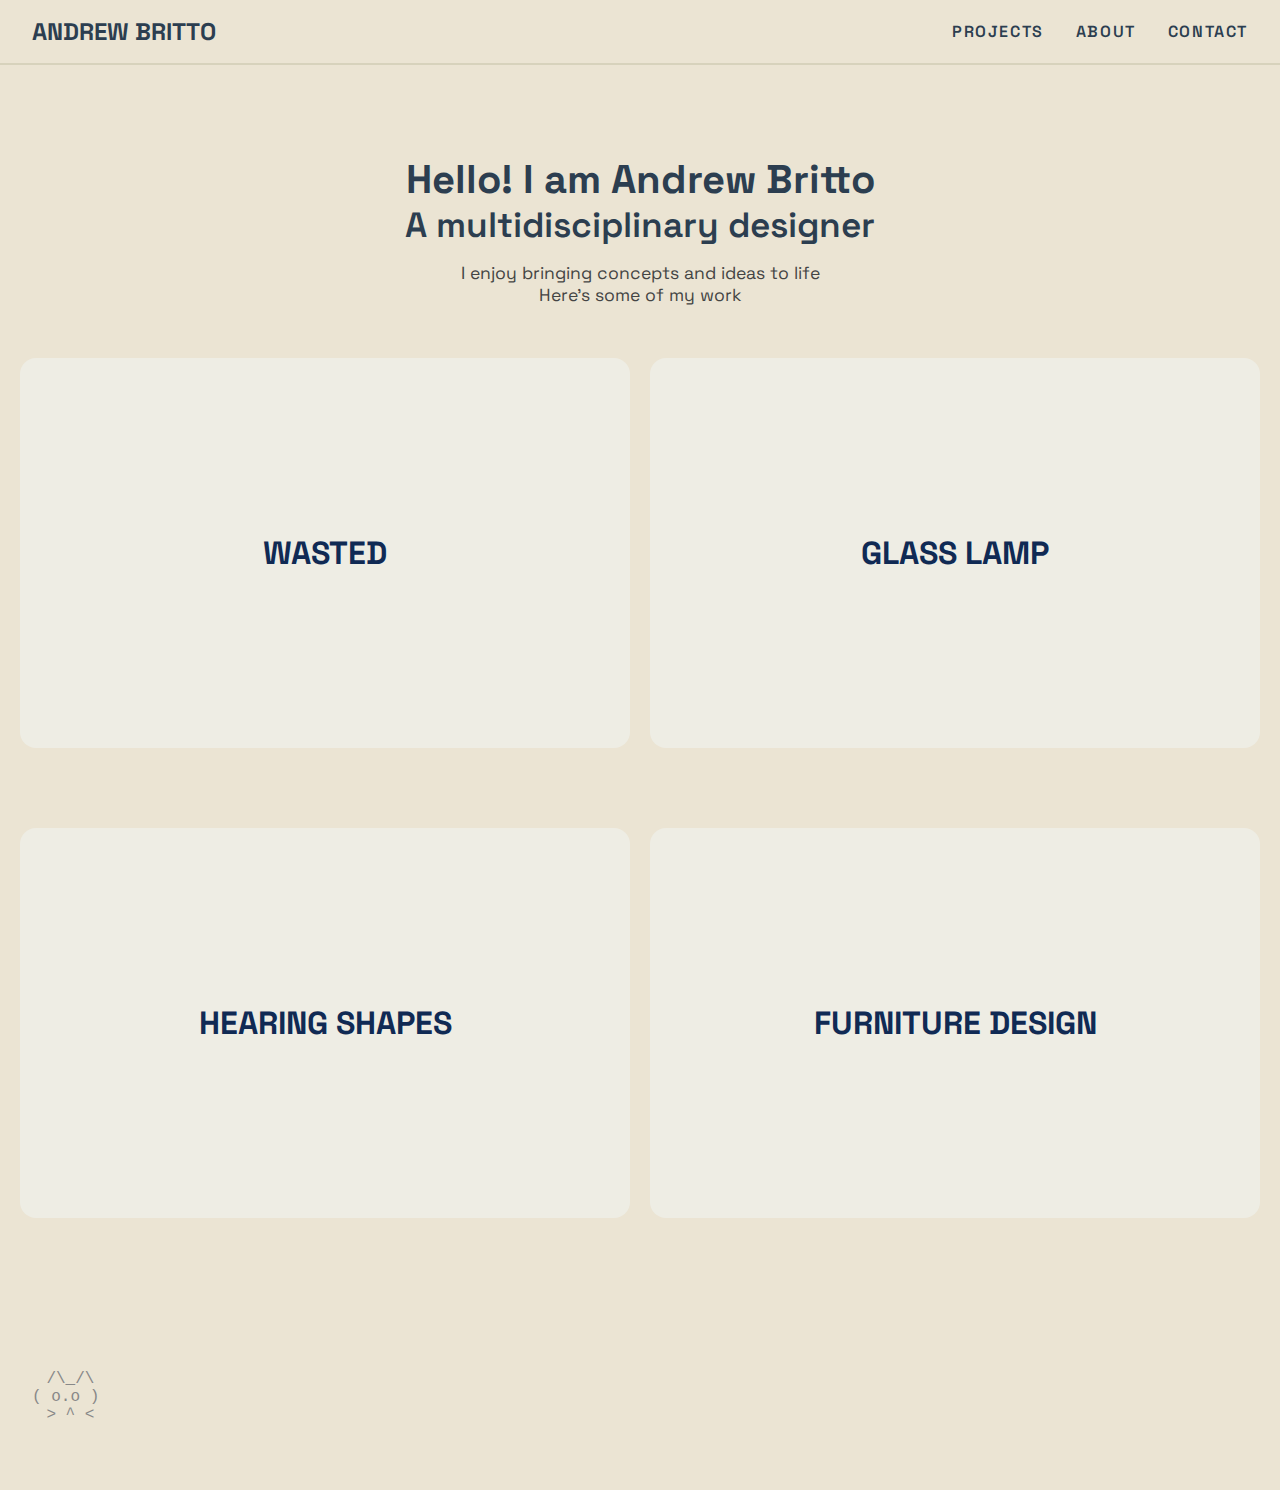
<file: index.html>
<!DOCTYPE html>
<html lang="en">
    <head>
        <meta charset="UTF-8" />
        <meta name="viewport" content="width=device-width, initial-scale=1.0"/>
        <title>Andrew Britto – Portfolio</title>
        <link href="https://fonts.googleapis.com/css2?family=Space+Grotesk:wght@400;600;700&display=swap" rel="stylesheet">
        <link rel="stylesheet" href="styles.css" />
      </head>
      
<body>
  <header>
    <header>
        <div class="nav-bar">
            <div class="name">
                <script>
                    const name = document.querySelector('.name');
                    name.addEventListener('mouseover', () => {
                      name.classList.remove('hovered');
                      void name.offsetWidth; // Trigger reflow
                      name.classList.add('hovered');
                    });
                  </script>
                  
                <span>A</span><span>N</span><span>D</span><span>R</span><span>E</span><span>W</span><span>&nbsp;</span><span>B</span><span>R</span><span>I</span><span>T</span><span>T</span><span>O</span>
              </div>
              
          <nav>
            <a href="index.html">PROJECTS</a>
            <a href="about.html">ABOUT</a> <!-- Link to About -->
            <a href="contact.html">CONTACT</a> <!-- Link to Contact -->
          </nav>
        </div>
      </header>
      
  </header>

  <main>

    <section class="intro-section">
<div class="intro-text hidden">
  <h1>Hello! I am Andrew Britto<br><span>A multidisciplinary designer</span></h1>
  <p>I enjoy bringing concepts and ideas to life</p>
  <p>Here's some of my work</p>
</div>

</section>

    <section id="projects" class="projects-grid">
      <div class="project-grid">
  <a href="project1.html" class="project">
    <h3>Wasted</h3>
  </a>

  <a href="project2.html" class="project">
    <h3>Glass Lamp</h3>
  </a>

  <a href="project3.html" class="project">
    <h3>Hearing Shapes</h3>
  </a>

  <a href="project4.html" class="project">
    <h3>Furniture Design</h3>
  </a>
</div>

          
    </section>

<footer>
  <div class="footer-cat-ascii">
    <pre class="ascii-cat">
 /\_/\
( <span class="eye">o</span>.<span class="eye">o</span> )
 > ^ <
    </pre>
  </div>

</footer>

  <script>
    //intro animation 
  window.addEventListener('load', () => {
    document.querySelector('.intro-text').classList.remove('hidden');
    document.querySelector('.intro-text').classList.add('fade-in');
  });
</script>

<script>
  //cat eyes
  const eyes = document.querySelectorAll('.eye');

  function blink() {
    eyes.forEach(eye => eye.textContent = '-');
    setTimeout(() => {
      eyes.forEach(eye => eye.textContent = 'o');
    }, 200);
  }

  // Blink every 3–5 seconds randomly
  setInterval(blink, Math.floor(Math.random() * 2000) + 3000);
</script>


</body>
</html>
</file>
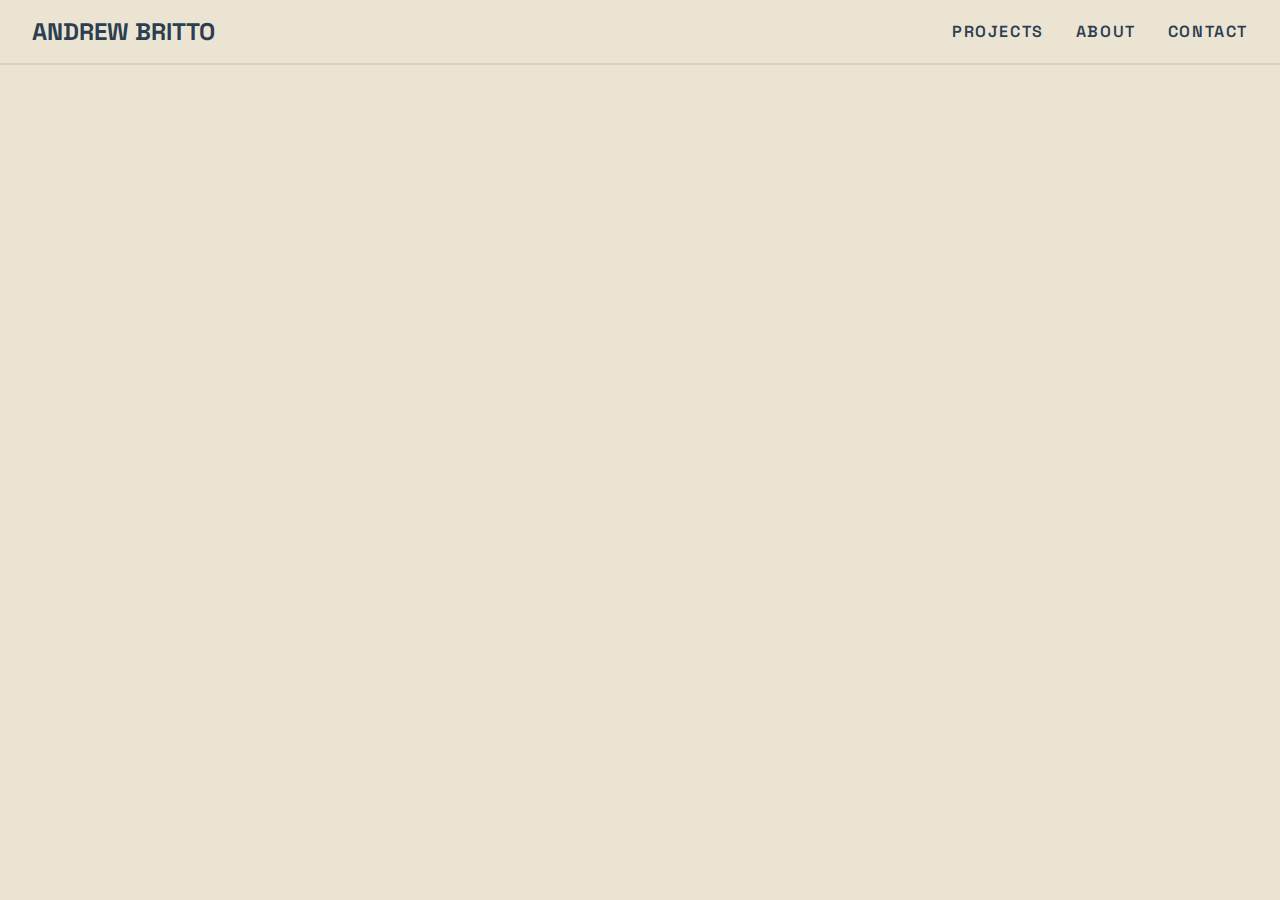
<file: about.html>
<!DOCTYPE html>
<html lang="en">
<head>
  <meta charset="UTF-8">
  <meta name="viewport" content="width=device-width, initial-scale=1.0">
  <title>About – Andrew Britto</title>
  <link href="https://fonts.googleapis.com/css2?family=Space+Grotesk:wght@400;600;700&display=swap" rel="stylesheet">
  <link rel="stylesheet" href="styles.css" />
</head>
<body>
  <header>
    <div class="nav-bar">
      <span class="name">ANDREW BRITTO</span>
      <nav>
        <a href="index.html">Projects</a>
        <a href="about.html">About</a>
        <a href="contact.html">Contact</a>
      </nav>
    </div>
  </header>

  <main>  
    <section class="about-content">
      <h1>About Me</h1>
      <p>[work in progress]</p>
    </section>
  </main>
</body>
</html>
</file>
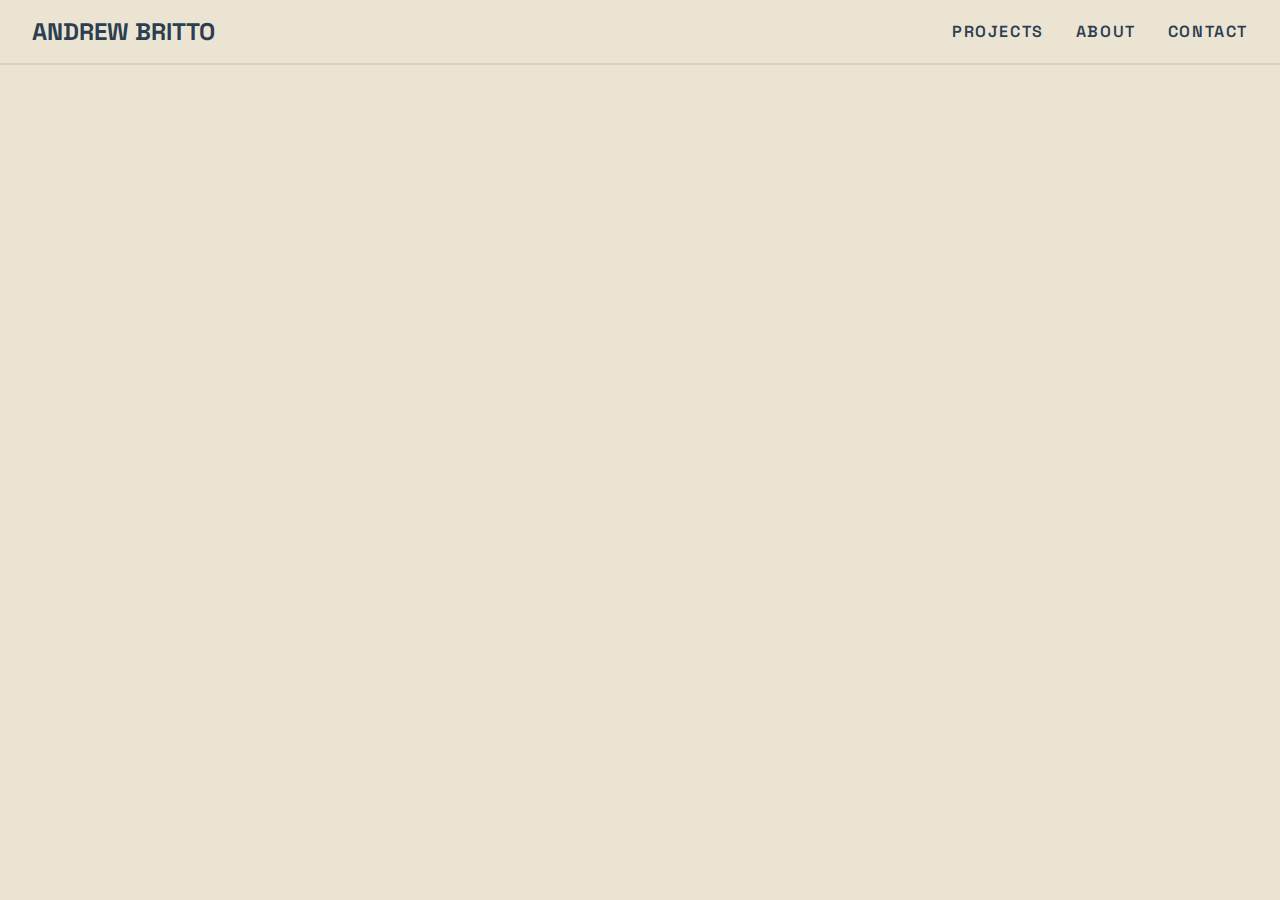
<file: contact.html>
<!DOCTYPE html>
<html lang="en">
<head>
  <meta charset="UTF-8">
  <meta name="viewport" content="width=device-width, initial-scale=1.0">
  <title>Contact – Andrew Britto</title>
  <link href="https://fonts.googleapis.com/css2?family=Space+Grotesk:wght@400;600;700&display=swap" rel="stylesheet">
  <link rel="stylesheet" href="styles.css" />
</head>
<body>
  <header>
    <div class="nav-bar">
      <span class="name">ANDREW BRITTO</span>
      <nav>
        <a href="index.html">Projects</a>
        <a href="about.html">About</a>
        <a href="contact.html">Contact</a>
      </nav>
    </div>
  </header>

  <main>
    <section class="contact-content">
      <h1>Contact Me</h1>
      <p>[work in progress]</p>
    </section>
  </main>
</body>
</html>
</file>
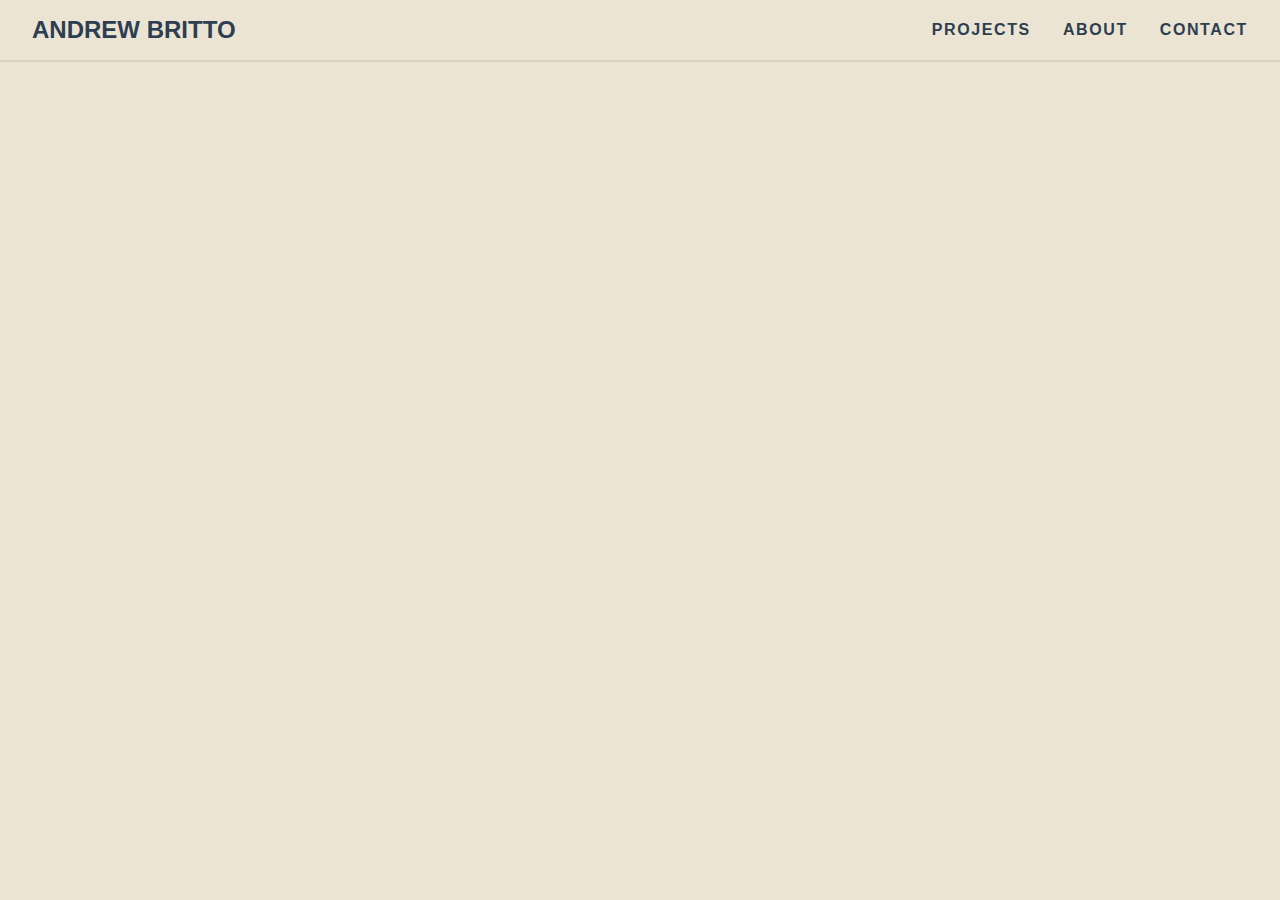
<file: project1.html>
<!DOCTYPE html>
<html lang="en">
<head>
  <meta charset="UTF-8" />
  <meta name="viewport" content="width=device-width, initial-scale=1.0"/>
  <title>Project 1 – Andrew Britto</title>
  <link rel="stylesheet" href="styles.css" />
  <link href="https://fonts.googleapis.com/css2?family=Inter:wght@400;700&display=swap" rel="stylesheet">

</head>
<body>
  <!-- Navbar -->
  <header class="nav-bar">
    <div class="name">Andrew Britto</div>
    <nav>
      <a href="index.html">Projects</a>
      <a href="about.html">About</a>
      <a href="contact.html">Contact</a>
    </nav>
  </header>

  <!-- Project Content -->
  <main class="project-detail">
    <h1>Project Title</h1>
    <p class="project-description">
      [Work in progress]
    </p>
    <!-- Add images, videos, or additional sections as needed -->
  </main>
</body>
</html>
</file>
<file: styles.css>
/* Color palette */
:root {
  --cream: 	#ebe4d3;
  --blue: #102a54;
  --blue-light: #3b5d98;
  --text-dark: #1f1f1f;
  --gradient-bg: linear-gradient(135deg, #e3e9f7 0%, #f8f5f0 100%);
}

body {
  margin: 0;
  font-family: 'Space Grotesk', sans-serif;
  background: var(--cream);  /* Apply the cream background */
  color: var(--cream);
}

  
  /* Navbar */
/* Navbar Container */
.nav-bar {
  display: flex;
  justify-content: space-between; /* Aligns name to the left and links to the right */
  align-items: center;
  padding: 1rem 2rem;
  border-bottom: 2px solid #d7d2bc; /* Add this line for the bottom border */
  font-family: inherit;
}

/* Navigation Styling */
.nav-bar nav {
  display: flex;
  gap: 2rem; /* Adds space between the links */
}

/* Link Styling */
.nav-bar a {
  text-decoration: none;
  color: #2C3E50;  /* Set text color to blue (dark blue) */
  font-weight: 600;
  font-size: 1rem;
  text-transform: uppercase;
  letter-spacing: 0.1rem;
  position: relative; /* Needed for custom underline effect */
  transition: color 0.3s ease; /* Smooth transition for color */
}

/* Link Hover Effect */
.nav-bar a:hover {
  color: var(--blue-light); /* Previous blue color on hover */
}

/* Custom Underline Effect */
.nav-bar a::after {
  content: ''; /* Create an empty pseudo-element */
  position: absolute;
  bottom: -2px; /* Position it just below the text */
  left: 0;
  width: 100%;
  height: 2px; /* Underline thickness */
  background-color: var(--blue-light) ; /* Blue color for the underline */
  transform: scaleX(0); /* Start with the underline not visible */
  transform-origin: bottom right; /* Origin for scaling */
  transition: transform 0.3s ease; /* Smooth transition for underline */
}

/* Make the underline visible on hover */
.nav-bar a:hover::after {
  transform: scaleX(1); /* Scale the underline to 100% width */
  transform-origin: bottom left; /* Change origin to bottom left on hover */
}

/* Name Styling */
.nav-bar .name {
  font-size: 1.5rem;
  font-weight: 700;
  color: #2C3E50;  /* Set name color to blue (same as links) */
  text-transform: uppercase; /* Keep name in uppercase for consistency */
}


/*name and intro bit*/ 

/* Intro Section */
.intro-section {
  padding: 4rem 2rem 2rem 2rem;
  max-width: 1000px;
  margin: 0 auto;
  text-align: center;
}

/* Default hidden state */
.intro-text.hidden {
  opacity: 0;
  transform: translateY(20px);
}

/* Animated in */
.intro-text.fade-in {
  animation: fade-in-up 0.8s ease-out forwards;
}

.intro-text h1 {
  font-size: 2.5rem;
  font-weight: 700;
  color: #2C3E50;
  line-height: 1.2;
  margin-bottom: 1rem;
}

.intro-text h1 span {
  display: block;
  font-size: 2.2rem;
  font-weight: 600;
}

.intro-text p {
  font-size: 1.1rem;
  color: #444;
  max-width: 600px;
  margin: 0 auto;
}

/* Keyframes */
@keyframes fade-in-up {
  from {
    opacity: 0;
    transform: translateY(20px);
  }
  to {
    opacity: 1;
    transform: translateY(0);
  }
}


/* Project Grid Layout */
.project-grid {
  display: grid;
  grid-template-columns: repeat(2, 1fr); /* 2 columns */
  gap: 20px; /* Small gap between items (columns) */
  row-gap: 80px; /* Increased gap between rows */
  height: 100vh; /* Make the grid fill the full viewport height */
  padding: 20px; /* Add padding around the grid */
  box-sizing: border-box; /* Ensures padding doesn't break the layout */
}

/* project card */ 


/* Animated Border Color (quick animation on hover) */
.project {
  display: flex;
  align-items: center;
  justify-content: center;
  background-color: rgb(238, 237, 228);
  border-radius: 1rem;
  padding: 2rem;
  transition: transform 0.2s ease;
  text-decoration: none;
  color: inherit; /* ← This keeps the text color from being overridden */
  font-size: 1.5rem;
  font-weight: bold;
}

.project h3 {
  margin: 0;
  font-size: 2rem;
  color: var(--blue); /* or your custom color value */
  text-transform: uppercase;
}

.project:hover {
  transform: scale(1.02);
  box-shadow: 0 4px 8px rgba(0, 0, 0, 0.1);
  border: #102a54;
}

/* Project Title */
.project-content h3 {
  font-size: 1.5rem; /* Larger font size */
  color: #2C3E50; /* Blue color */
  font-weight: 600;
  text-transform: uppercase;
  text-align: center; /* Ensure text is centered */
  transition: color 0.2s ease; /* Smooth color transition for text */
}


/* Ensure the project divs fill the space and are clickable */
.project a {
  display: block; /* Make the entire area clickable */
  text-decoration: none;
  color: inherit;
}


  
  /* About & Contact */
  .about-section, .contact-section {
    padding: 4rem 2rem;
    max-width: 800px;
    margin: 0 auto;
    background: var(--cream);
  }
  
  .about-section h2,
  .contact-section h2 {
    font-size: 2rem;
    color: var(--blue);
    margin-bottom: 1rem;
  }
  
  /* Footer */
  footer {
    text-align: center;
    padding: 2rem;
    font-size: 0.9rem;
    background: var(--cream);
    color: #888;
  }
  
  /* About Page Specific Styles */
.about-content {
  padding: 3rem 2rem;
  text-align: center;
}

/* Contact Page Specific Styles */
.contact-content {
  padding: 3rem 2rem;
  text-align: center;





/* homepage name animation*/   
}
.name span {
  display: inline-block;
  transition: transform 0.3s ease;
}


/* On hover, animate each span with delay */
.name:hover span {
  animation: bounce-in 0.6s forwards;
}

.name:hover span:nth-child(1) { animation-delay: 0s; }
.name:hover span:nth-child(2) { animation-delay: 0.05s; }
.name:hover span:nth-child(3) { animation-delay: 0.1s; }
.name:hover span:nth-child(4) { animation-delay: 0.15s; }
.name:hover span:nth-child(5) { animation-delay: 0.2s; }
.name:hover span:nth-child(6) { animation-delay: 0.25s; }
.name:hover span:nth-child(7) { animation-delay: 0.3s; }
.name:hover span:nth-child(8) { animation-delay: 0s; }
.name:hover span:nth-child(9) { animation-delay: 0.05s; }
.name:hover span:nth-child(10) { animation-delay: 0.1s; }
.name:hover span:nth-child(11) { animation-delay: 0.1s; }
.name:hover span:nth-child(12) { animation-delay: 0.2s; }
.name:hover span:nth-child(13) { animation-delay: 0.1s; }
.name:hover span:nth-child(14) { animation-delay: 0.1s; }

@keyframes bounce-in {
  0% {
    transform: translateY(10px);
    opacity: 0;
  }
  60% {
    transform: translateY(-5px);
    opacity: 1;
  }
  100% {
    transform: translateY(0);
    opacity: 1;
  }
}

footer {
  position: static;
  height: 120px;
  background-color: var(--cream); 
  overflow: hidden;
  padding-top: 100px;
}

/* ASCII cat container */
.footer-cat-ascii {
  position: relative;
  bottom: 0;
  width: 100%;
  height: 100%;
}

/* ASCII art itself */
.ascii-cat {
  position: absolute;
  bottom: 0;
  font-family: monospace;
  font-size: 1rem;
  white-space: pre;
  animation: walk-ascii 10s linear infinite;
}

@keyframes walk-ascii {
  0% {
    left: -150px;
    transform: scaleX(1);
  }
  49% {
    transform: scaleX(1);
  }
  50% {
    transform: scaleX(-1); /* flip */
  }
  100% {
    left: 100%;
    transform: scaleX(-1);
  }
}
</file>
